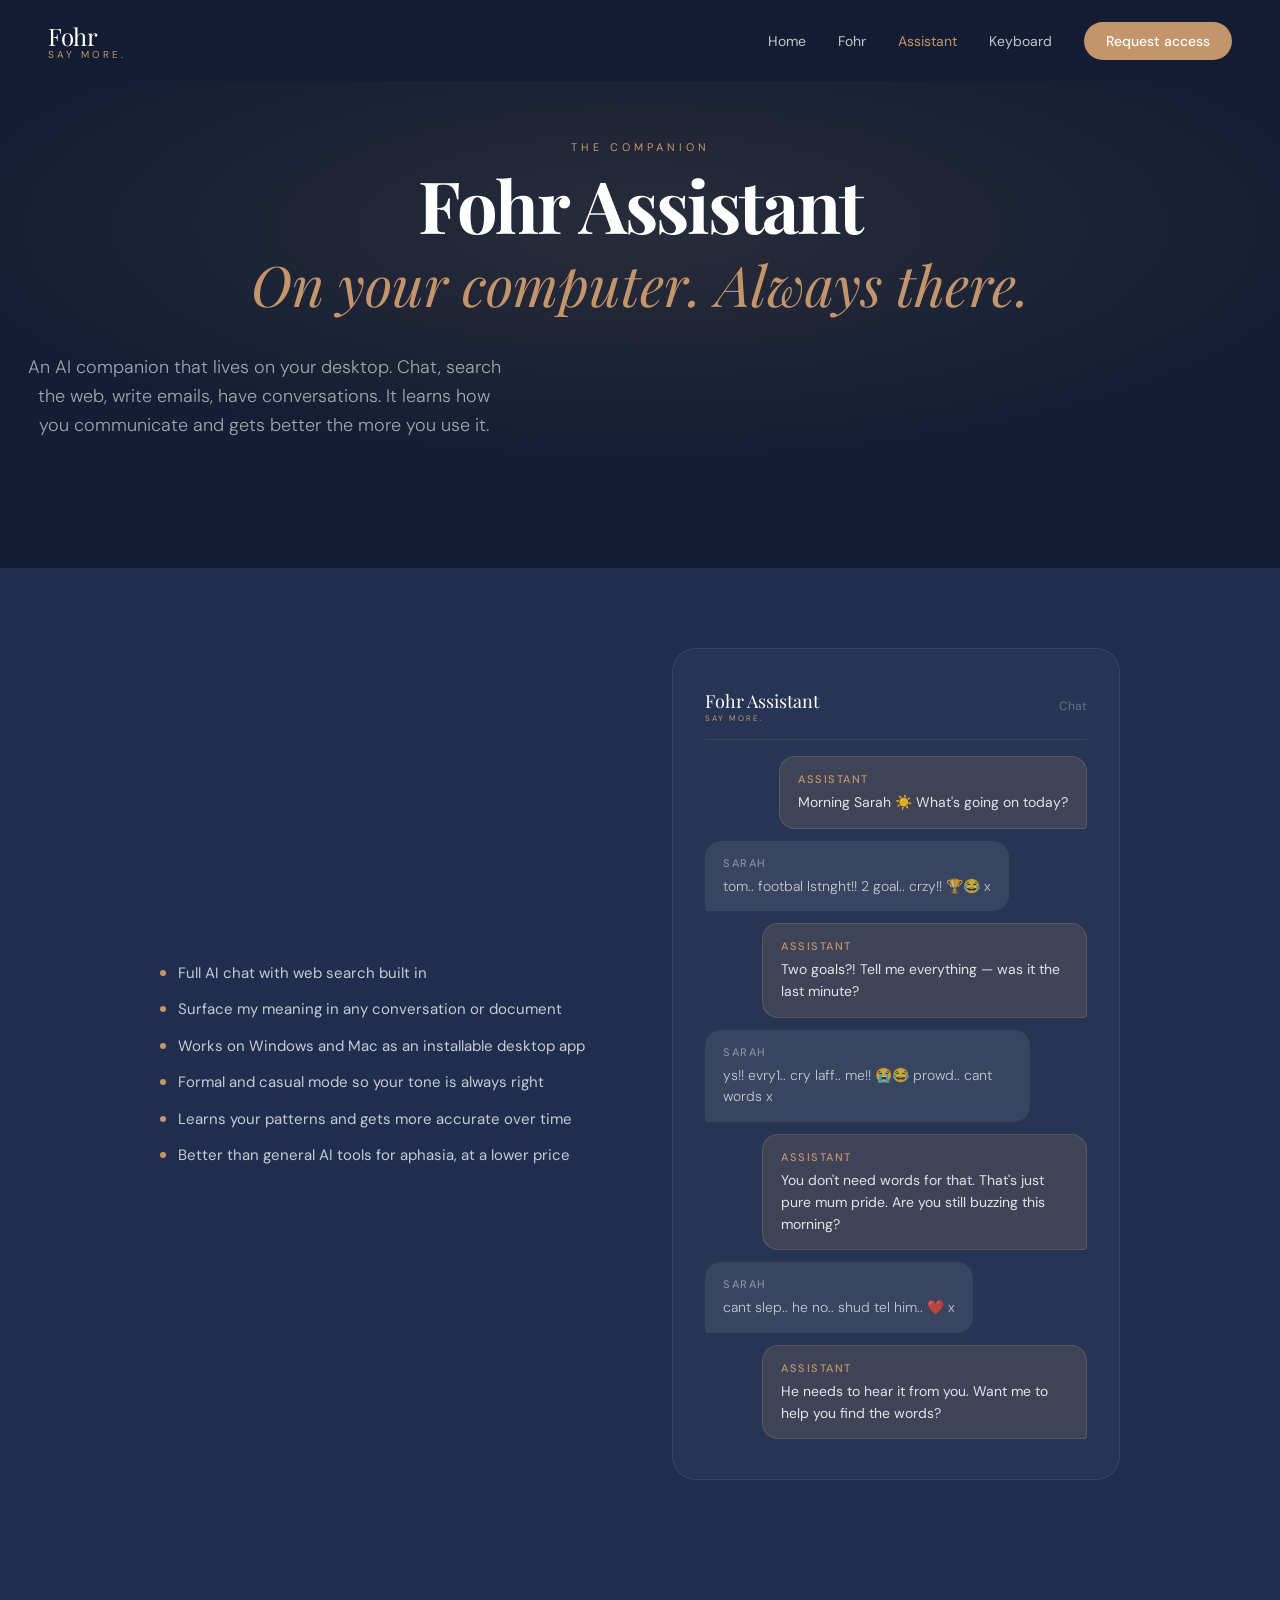
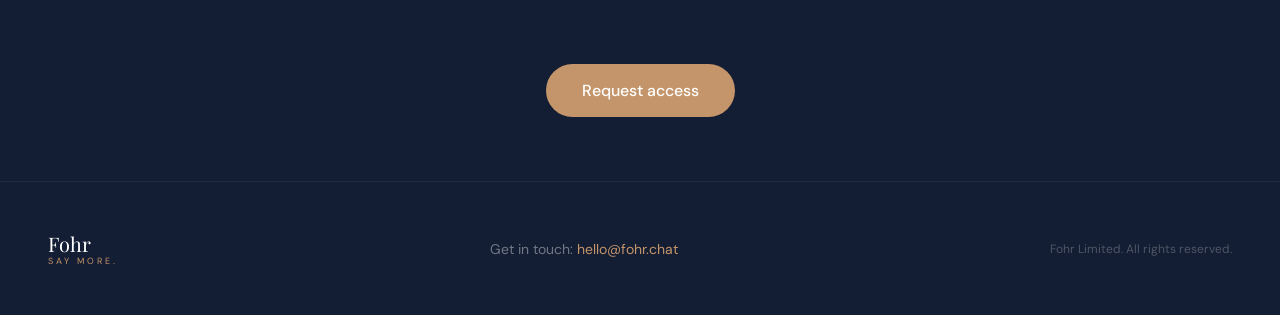
<file: assistant.html>
<!DOCTYPE html>
<html lang="en">
<head>
<meta charset="UTF-8">
<meta name="viewport" content="width=device-width, initial-scale=1.0">
<title>Fohr Assistant — On your computer. Always there.</title>
<link rel="preconnect" href="https://fonts.googleapis.com">
<link rel="preconnect" href="https://fonts.gstatic.com" crossorigin>
<link href="https://fonts.googleapis.com/css2?family=Playfair+Display:ital,wght@0,400;0,700;1,400&family=DM+Sans:wght@300;400;500&display=swap" rel="stylesheet">
<link rel="stylesheet" href="style.css?v=2">
</head>
<body>

<nav id="nav">
  <a href="index.html" class="nav-logo">Fohr <span>Say more.</span></a>
  <button class="nav-hamburger" onclick="toggleMobileNav()" aria-label="Menu">
    <span></span><span></span><span></span>
  </button>
  <ul class="nav-links">
    <li><a href="index.html">Home</a></li>
    <li><a href="fohr.html">Fohr</a></li>
    <li><a href="assistant.html" class="active">Assistant</a></li>
    <li><a href="keyboard.html">Keyboard</a></li>
    <li><a href="request-access.html" class="nav-cta">Request access</a></li>
  </ul>
</nav>

<section class="page-hero">
  <p class="section-label">The companion</p>
  <h1 class="hero-title" style="font-size: clamp(36px, 6vw, 72px);">Fohr Assistant</h1>
  <p class="hero-subtitle">On your computer. Always there.</p>
  <p class="hero-desc">An AI companion that lives on your desktop. Chat, search the web, write emails, have conversations. It learns how you communicate and gets better the more you use it.</p>
</section>

<section class="product-section">
  <div class="product-content reveal">
    <div>
      <ul class="feature-list">
        <li>Full AI chat with web search built in</li>
        <li>Surface my meaning in any conversation or document</li>
        <li>Works on Windows and Mac as an installable desktop app</li>
        <li>Formal and casual mode so your tone is always right</li>
        <li>Learns your patterns and gets more accurate over time</li>
        <li>Better than general AI tools for aphasia, at a lower price</li>
      </ul>
    </div>
    <div class="product-visual">
      <div class="mock-header">
        <div class="mock-logo">Fohr Assistant <small>Say more.</small></div>
        <span style="font-size:12px;color:rgba(255,255,255,0.3)">Chat</span>
      </div>
      <div class="chat-demo">
        <div class="chat-msg assistant">
          <div class="chat-sender">Assistant</div>
          Morning Sarah ☀️ What's going on today?
        </div>
        <div class="chat-msg user">
          <div class="chat-sender">Sarah</div>
          tom.. footbal lstnght!! 2 goal.. crzy!! 🏆😂 x
        </div>
        <div class="chat-msg assistant">
          <div class="chat-sender">Assistant</div>
          Two goals?! Tell me everything — was it the last minute?
        </div>
        <div class="chat-msg user">
          <div class="chat-sender">Sarah</div>
          ys!! evry1.. cry laff.. me!! 😭😂 prowd.. cant words x
        </div>
        <div class="chat-msg assistant">
          <div class="chat-sender">Assistant</div>
          You don't need words for that. That's just pure mum pride. Are you still buzzing this morning?
        </div>
        <div class="chat-msg user">
          <div class="chat-sender">Sarah</div>
          cant slep.. he no.. shud tel him.. ❤️ x
        </div>
        <div class="chat-msg assistant">
          <div class="chat-sender">Assistant</div>
          He needs to hear it from you. Want me to help you find the words?
        </div>
      </div>
    </div>
  </div>
</section>

<section style="background: var(--navy-deep); padding: 80px 24px; text-align: center;">
  <div class="reveal">
    <a href="request-access.html" class="btn-primary">Request access</a>
  </div>
</section>

<footer>
  <div class="footer-logo">Fohr <small>Say more.</small></div>
  <div class="footer-contact">Get in touch: <a href="mailto:hello@fohr.chat">hello@fohr.chat</a></div>
  <div class="footer-legal">Fohr Limited. All rights reserved.</div>
</footer>

<script>
  function toggleMobileNav() {
    document.querySelector('.nav-hamburger').classList.toggle('open');
    document.querySelector('.nav-links').classList.toggle('open');
  }
  document.querySelectorAll('.nav-links a').forEach(link => {
    link.addEventListener('click', () => {
      document.querySelector('.nav-hamburger').classList.remove('open');
      document.querySelector('.nav-links').classList.remove('open');
    });
  });
  const observer = new IntersectionObserver((entries) => {
    entries.forEach(entry => {
      if (entry.isIntersecting) entry.target.classList.add('visible');
    });
  }, { threshold: 0.1 });
  document.querySelectorAll('.reveal').forEach(el => observer.observe(el));
</script>
</body>
</html>
</file>
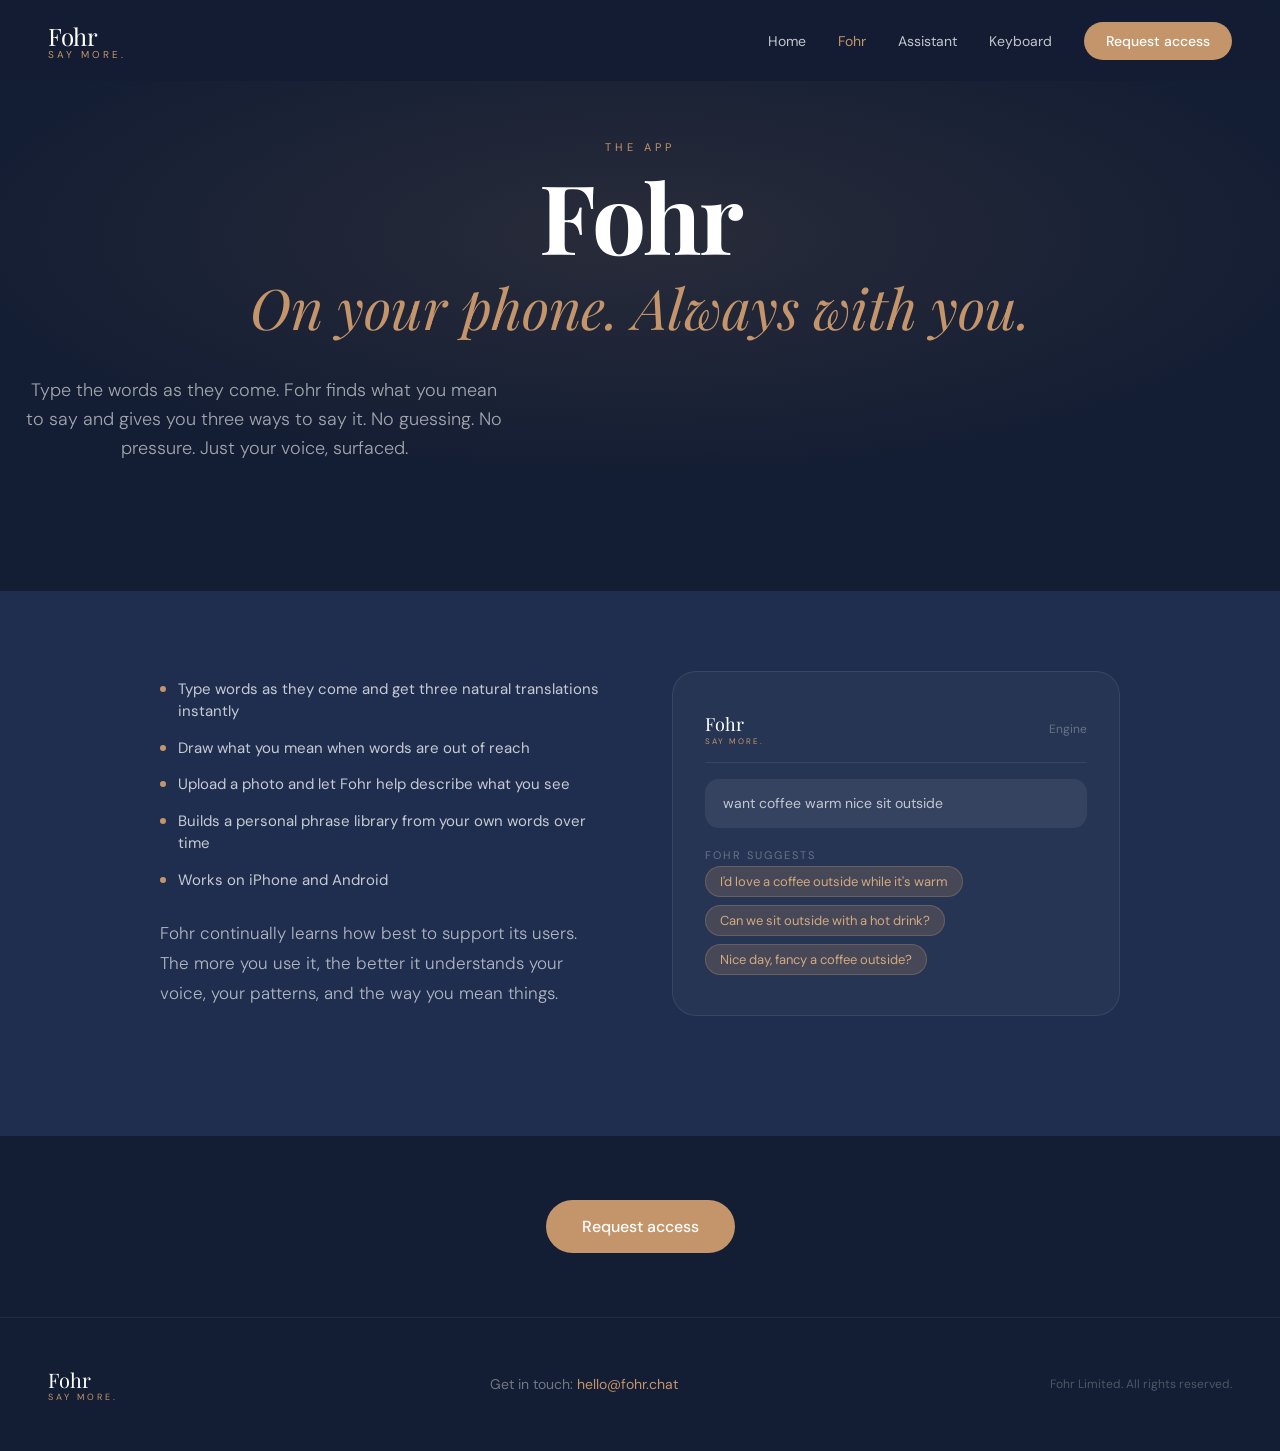
<file: fohr.html>
<!DOCTYPE html>
<html lang="en">
<head>
<meta charset="UTF-8">
<meta name="viewport" content="width=device-width, initial-scale=1.0">
<title>Fohr — On your phone. Always with you.</title>
<link rel="preconnect" href="https://fonts.googleapis.com">
<link rel="preconnect" href="https://fonts.gstatic.com" crossorigin>
<link href="https://fonts.googleapis.com/css2?family=Playfair+Display:ital,wght@0,400;0,700;1,400&family=DM+Sans:wght@300;400;500&display=swap" rel="stylesheet">
<link rel="stylesheet" href="style.css?v=2">
</head>
<body>

<nav id="nav">
  <a href="index.html" class="nav-logo">Fohr <span>Say more.</span></a>
  <button class="nav-hamburger" onclick="toggleMobileNav()" aria-label="Menu">
    <span></span><span></span><span></span>
  </button>
  <ul class="nav-links">
    <li><a href="index.html">Home</a></li>
    <li><a href="fohr.html" class="active">Fohr</a></li>
    <li><a href="assistant.html">Assistant</a></li>
    <li><a href="keyboard.html">Keyboard</a></li>
    <li><a href="request-access.html" class="nav-cta">Request access</a></li>
  </ul>
</nav>

<section class="page-hero">
  <p class="section-label">The app</p>
  <h1 class="hero-title" style="font-size: clamp(48px, 8vw, 96px);">Fohr</h1>
  <p class="hero-subtitle">On your phone. Always with you.</p>
  <p class="hero-desc">Type the words as they come. Fohr finds what you mean to say and gives you three ways to say it. No guessing. No pressure. Just your voice, surfaced.</p>
</section>

<section class="product-section">
  <div class="product-content reveal">
    <div>
      <ul class="feature-list">
        <li>Type words as they come and get three natural translations instantly</li>
        <li>Draw what you mean when words are out of reach</li>
        <li>Upload a photo and let Fohr help describe what you see</li>
        <li>Builds a personal phrase library from your own words over time</li>
        <li>Works on iPhone and Android</li>
      </ul>
      <p class="product-desc" style="margin-top: 28px; margin-bottom: 0;">Fohr continually learns how best to support its users. The more you use it, the better it understands your voice, your patterns, and the way you mean things.</p>
    </div>
    <div class="product-visual">
      <div class="mock-header">
        <div class="mock-logo">Fohr <small>Say more.</small></div>
        <span style="font-size:12px;color:rgba(255,255,255,0.3)">Engine</span>
      </div>
      <div class="mock-bubble">want coffee warm nice sit outside</div>
      <div style="margin-top:4px">
        <div class="mock-label">Fohr suggests</div>
        <div class="mock-chips">
          <span class="mock-chip">I'd love a coffee outside while it's warm</span>
        </div>
        <div class="mock-chips" style="margin-top:8px">
          <span class="mock-chip">Can we sit outside with a hot drink?</span>
        </div>
        <div class="mock-chips" style="margin-top:8px">
          <span class="mock-chip">Nice day, fancy a coffee outside?</span>
        </div>
      </div>
    </div>
  </div>
</section>

<section style="background: var(--navy-deep); padding: 80px 24px; text-align: center;">
  <div class="reveal">
    <a href="request-access.html" class="btn-primary">Request access</a>
  </div>
</section>

<footer>
  <div class="footer-logo">Fohr <small>Say more.</small></div>
  <div class="footer-contact">Get in touch: <a href="mailto:hello@fohr.chat">hello@fohr.chat</a></div>
  <div class="footer-legal">Fohr Limited. All rights reserved.</div>
</footer>

<script>
  function toggleMobileNav() {
    document.querySelector('.nav-hamburger').classList.toggle('open');
    document.querySelector('.nav-links').classList.toggle('open');
  }
  document.querySelectorAll('.nav-links a').forEach(link => {
    link.addEventListener('click', () => {
      document.querySelector('.nav-hamburger').classList.remove('open');
      document.querySelector('.nav-links').classList.remove('open');
    });
  });
  const observer = new IntersectionObserver((entries) => {
    entries.forEach(entry => {
      if (entry.isIntersecting) entry.target.classList.add('visible');
    });
  }, { threshold: 0.1 });
  document.querySelectorAll('.reveal').forEach(el => observer.observe(el));
</script>
</body>
</html>
</file>
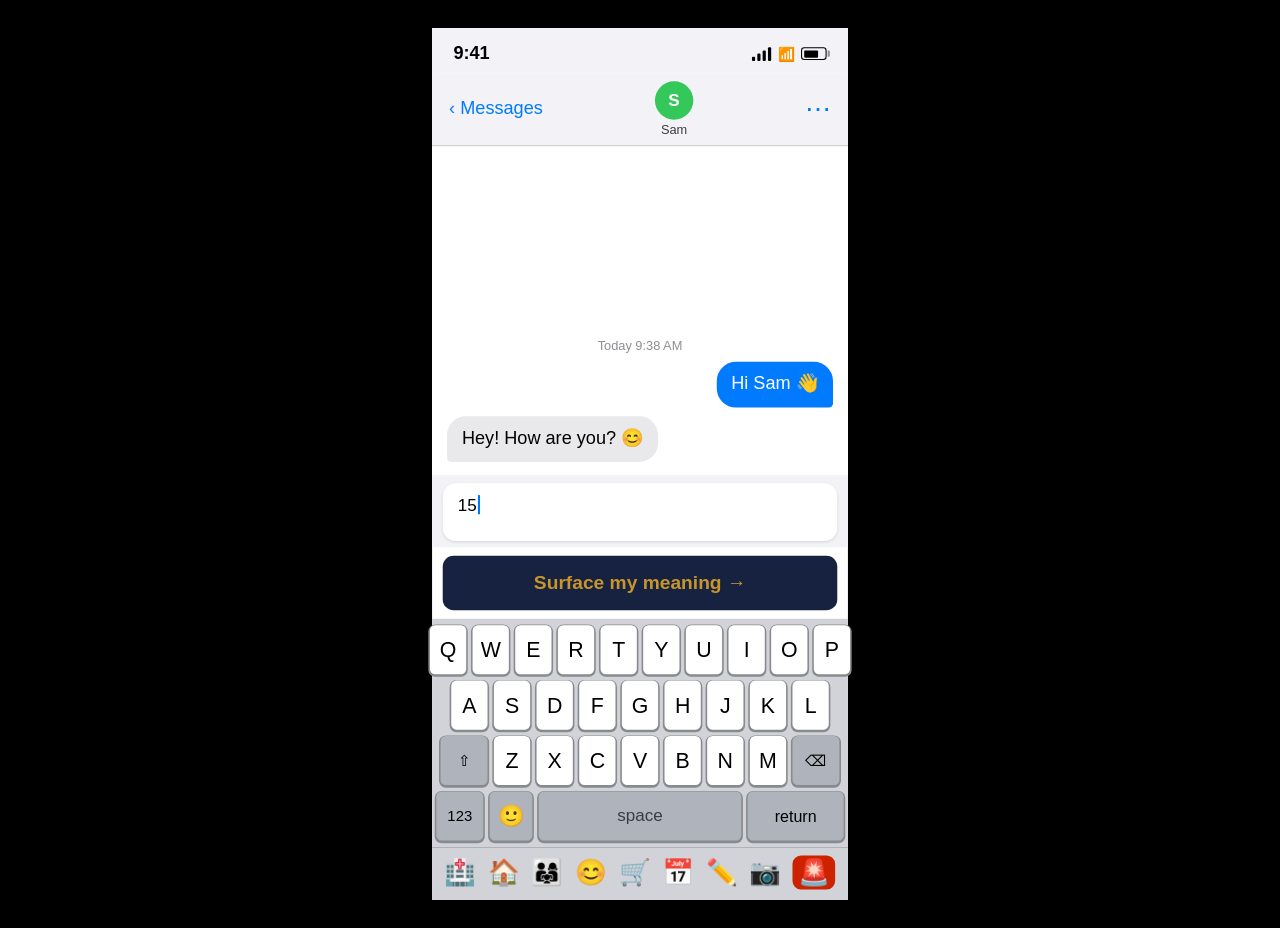
<file: fohr_reel.html>
<!DOCTYPE html>
<html lang="en">
<head>
<meta charset="UTF-8">
<title>Fohr Reel</title>
<style>
* { box-sizing: border-box; margin: 0; padding: 0; }
html, body {
  width: 100vw;
  height: 100vh;
  overflow: hidden;
  font-family: -apple-system, BlinkMacSystemFont, 'SF Pro Text', 'Helvetica Neue', sans-serif;
  background: #000;
  display: flex;
  align-items: center;
  justify-content: center;
}
#scaler {
  width: 390px;
  height: 844px;
  position: relative;
  transform-origin: top center;
  flex-shrink: 0;
}

/* ── Scenes ── */
.scene {
  position: absolute;
  inset: 0;
  display: flex;
  flex-direction: column;
  background: #fff;
  opacity: 0;
  transition: opacity 0.6s ease;
  pointer-events: none;
}
.scene.active { opacity: 1; pointer-events: all; }

/* ── End card ── */
.endcard {
  position: absolute;
  inset: 0;
  background: #162240;
  display: flex;
  flex-direction: column;
  align-items: center;
  justify-content: center;
  gap: 18px;
  opacity: 0;
  transition: opacity 0.8s ease;
}
.endcard.active { opacity: 1; }
.endcard-logo { color: #fff; font-size: 52px; font-weight: 800; letter-spacing: -2px; }
.endcard-sub { color: #C8952A; font-size: 20px; font-weight: 500; letter-spacing: 0.5px; }
.endcard-url { color: rgba(255,255,255,0.5); font-size: 16px; margin-top: 8px; }

/* ── Status bar ── */
.status-bar {
  background: #F2F2F7;
  padding: 14px 20px 8px;
  display: flex;
  justify-content: space-between;
  align-items: center;
  flex-shrink: 0;
}
.status-time { font-size: 17px; font-weight: 600; color: #000; }
.status-right { display: flex; align-items: center; gap: 6px; }
.signal { display: flex; align-items: flex-end; gap: 2px; }
.signal span { background: #000; border-radius: 1px; width: 3px; display: block; }
.wifi { font-size: 13px; }
.battery-wrap { display: flex; align-items: center; }
.battery { width: 24px; height: 12px; border: 1.5px solid #000; border-radius: 3px; padding: 1.5px; position: relative; }
.battery::after { content:''; position:absolute; right:-4px; top:50%; transform:translateY(-50%); width:2px; height:6px; background:#000; border-radius:0 1px 1px 0; opacity:0.4; }
.battery-fill { background: #000; height: 100%; width: 70%; border-radius: 1px; }

/* ── Nav ── */
.nav {
  background: #F2F2F7;
  border-bottom: 0.5px solid #C6C6C8;
  padding: 8px 16px;
  display: flex;
  align-items: center;
  justify-content: space-between;
  flex-shrink: 0;
}
.nav-back { color: #007AFF; font-size: 17px; }
.nav-center { display: flex; flex-direction: column; align-items: center; gap: 2px; }
.nav-avatar { width: 36px; height: 36px; background: #34C759; border-radius: 50%; display: flex; align-items: center; justify-content: center; color: #fff; font-size: 16px; font-weight: 700; }
.nav-name { font-size: 12px; color: #3C3C43; }
.nav-more { color: #007AFF; font-size: 24px; line-height: 1; }

/* ── Conversation ── */
.conversation {
  flex: 1;
  background: #fff;
  padding: 12px 14px;
  display: flex;
  flex-direction: column;
  justify-content: flex-end;
  gap: 8px;
  overflow: hidden;
}
.bubble-time { font-size: 12px; color: #8E8E93; text-align: center; }
.bubble { max-width: 75%; padding: 10px 14px; font-size: 17px; line-height: 1.35; }
.bubble-sent { background: #007AFF; color: #fff; border-radius: 18px 18px 4px 18px; align-self: flex-end; }
.bubble-received { background: #E9E9EB; color: #000; border-radius: 18px 18px 18px 4px; align-self: flex-start; }
.delivered { font-size: 12px; color: #8E8E93; text-align: right; }

/* ── iMessage bar ── */
.imessage-bar {
  background: #F2F2F7;
  border-top: 0.5px solid #C6C6C8;
  padding: 8px 12px;
  display: flex;
  align-items: center;
  gap: 8px;
  flex-shrink: 0;
}
.imessage-field {
  flex: 1;
  background: #fff;
  border: 1px solid #C6C6C8;
  border-radius: 20px;
  padding: 10px 14px;
  font-size: 15px;
  line-height: 1.35;
}
.imessage-field.placeholder { color: #8E8E93; }
.send-btn {
  width: 34px; height: 34px;
  background: #007AFF;
  border-radius: 50%;
  display: flex; align-items: center; justify-content: center;
  color: #fff; font-size: 20px; line-height: 1;
  flex-shrink: 0;
}

/* ── Fohr layer ── */
.fohr-input-area { background: #F2F2F7; padding: 8px 10px 6px; flex-shrink: 0; }
.fohr-field {
  background: #fff;
  border-radius: 12px;
  padding: 10px 14px;
  font-size: 16px;
  line-height: 1.4;
  color: #000;
  min-height: 54px;
  box-shadow: 0 1px 3px rgba(0,0,0,0.12);
}
.fohr-field .cursor {
  display: inline-block;
  width: 2px; height: 18px;
  background: #007AFF;
  margin-left: 1px;
  vertical-align: text-bottom;
  animation: blink 1s step-end infinite;
}
@keyframes blink { 0%,100%{opacity:1} 50%{opacity:0} }

.fohr-btn {
  margin: 8px 10px;
  background: #162240;
  border-radius: 10px;
  padding: 15px;
  text-align: center;
  color: #C8952A;
  font-size: 18px;
  font-weight: 600;
  flex-shrink: 0;
}
.fohr-btn.dim { opacity: 0.4; }

/* ── Options ── */
.options-area {
  flex: 1;
  background: #fff;
  padding: 8px 10px;
  display: flex;
  flex-direction: column;
  justify-content: center;
  gap: 7px;
  overflow: hidden;
}
.options-label { font-size: 10px; color: #8E8E93; text-align: center; letter-spacing: 0.8px; font-weight: 600; margin-bottom: 2px; }
.option-card {
  background: #fff;
  border: 1.5px solid #E5E5EA;
  border-radius: 12px;
  padding: 10px 12px;
  font-size: 14px;
  line-height: 1.35;
  color: #000;
  display: flex;
  gap: 8px;
  box-shadow: 0 1px 4px rgba(0,0,0,0.07);
  transition: border-color 0.4s, background 0.4s, box-shadow 0.4s;
}
.option-card.highlighted {
  border: 2.5px solid #C8952A;
  background: #FFFBF5;
  box-shadow: 0 0 0 3px rgba(200,149,42,0.15);
}
.option-num { font-weight: 700; font-size: 14px; flex-shrink: 0; }
.option-num.gold { color: #C8952A; }
.option-num.grey { color: #C6C6C8; }

/* ── Keyboard ── */
.keys-wrap { background: #D1D3D8; padding: 6px 3px 0; flex-shrink: 0; }
.key-row { display: flex; justify-content: center; gap: 6px; margin-bottom: 6px; }
.key { background: #fff; border-radius: 5px; height: 46px; min-width: 34px; display: flex; align-items: center; justify-content: center; font-size: 20px; font-weight: 400; color: #000; box-shadow: 0 1px 0 1.5px #898A8D; flex-shrink: 0; }
.key-fn { background: #AEB3BC; }
.key-fn-sm { font-size: 14px; }
.key-space { flex: 1; max-width: 190px; font-size: 16px; color: #3C3C43; }
.key-return { min-width: 90px; font-size: 15px; }
.key-wide { min-width: 44px; }

/* ── Emoji row ── */
.emoji-row { background: #D1D3D8; height: 46px; display: flex; align-items: center; justify-content: space-around; padding: 0 6px; border-top: 0.5px solid #B0B0B6; flex-shrink: 0; }
.emoji-icon { font-size: 24px; }
.emoji-alert { background: #CC2200; border-radius: 8px; padding: 2px 5px; }

/* ── Home ── */
.home-ind { background: #D1D3D8; height: 30px; display: flex; align-items: center; justify-content: center; flex-shrink: 0; }
.home-bar { width: 134px; height: 5px; background: #000; border-radius: 3px; opacity: 0.18; }

/* ── Sent bubble pop ── */
@keyframes bubblePop {
  0% { transform: scale(0.7); opacity: 0; }
  60% { transform: scale(1.04); }
  100% { transform: scale(1); opacity: 1; }
}
.bubble-pop { animation: bubblePop 0.4s ease forwards; }
</style>
</head>
<body>

<div id="scaler">
<!-- ══ SCENE 1 — Typing ══ -->
<div class="scene active" id="s1">
  <div class="status-bar">
    <span class="status-time">9:41</span>
    <div class="status-right">
      <div class="signal"><span style="height:4px"></span><span style="height:7px"></span><span style="height:10px"></span><span style="height:13px"></span></div>
      <span class="wifi">📶</span>
      <div class="battery-wrap"><div class="battery"><div class="battery-fill"></div></div></div>
    </div>
  </div>
  <div class="nav">
    <div class="nav-back">‹ Messages</div>
    <div class="nav-center"><div class="nav-avatar">S</div><div class="nav-name">Sam</div></div>
    <div class="nav-more">⋯</div>
  </div>
  <div class="conversation">
    <div class="bubble-time">Today 9:38 AM</div>
    <div class="bubble bubble-sent">Hi Sam 👋</div>
    <div class="bubble bubble-received">Hey! How are you? 😊</div>
  </div>
  <div class="fohr-input-area">
    <div class="fohr-field"><span id="typed"></span><span class="cursor"></span></div>
  </div>
  <div class="fohr-btn" id="smBtn">Surface my meaning →</div>
  <div class="keys-wrap">
    <div class="key-row"><div class="key">Q</div><div class="key">W</div><div class="key">E</div><div class="key">R</div><div class="key">T</div><div class="key">Y</div><div class="key">U</div><div class="key">I</div><div class="key">O</div><div class="key">P</div></div>
    <div class="key-row"><div style="width:17px"></div><div class="key">A</div><div class="key">S</div><div class="key">D</div><div class="key">F</div><div class="key">G</div><div class="key">H</div><div class="key">J</div><div class="key">K</div><div class="key">L</div><div style="width:17px"></div></div>
    <div class="key-row"><div class="key key-fn key-wide key-fn-sm">⇧</div><div class="key">Z</div><div class="key">X</div><div class="key">C</div><div class="key">V</div><div class="key">B</div><div class="key">N</div><div class="key">M</div><div class="key key-fn key-wide key-fn-sm">⌫</div></div>
    <div class="key-row"><div class="key key-fn key-wide key-fn-sm">123</div><div class="key key-fn" style="min-width:40px;">🙂</div><div class="key key-fn key-space">space</div><div class="key key-fn key-return">return</div></div>
  </div>
  <div class="emoji-row"><span class="emoji-icon">🏥</span><span class="emoji-icon">🏠</span><span class="emoji-icon">👨‍👩‍👧</span><span class="emoji-icon">😊</span><span class="emoji-icon">🛒</span><span class="emoji-icon">📅</span><span class="emoji-icon">✏️</span><span class="emoji-icon">📷</span><span class="emoji-icon emoji-alert">🚨</span></div>
  <div class="home-ind"><div class="home-bar"></div></div>
</div>

<!-- ══ SCENE 2 — Options ══ -->
<div class="scene" id="s2">
  <div class="status-bar">
    <span class="status-time">9:41</span>
    <div class="status-right">
      <div class="signal"><span style="height:4px"></span><span style="height:7px"></span><span style="height:10px"></span><span style="height:13px"></span></div>
      <span class="wifi">📶</span>
      <div class="battery-wrap"><div class="battery"><div class="battery-fill"></div></div></div>
    </div>
  </div>
  <div class="nav">
    <div class="nav-back">‹ Messages</div>
    <div class="nav-center"><div class="nav-avatar">S</div><div class="nav-name">Sam</div></div>
    <div class="nav-more">⋯</div>
  </div>
  <div class="options-area" style="flex:1; padding:8px 10px; display:flex; flex-direction:column; justify-content:flex-start; gap:7px; overflow:visible; z-index:10; position:relative; background:#fff;">
    <div class="options-label" style="margin-top:8px;">TAP THE ONE THAT'S RIGHT</div>
    <div class="option-card" id="opt1" style="opacity:0; transform:translateY(12px); transition: opacity 0.4s ease, transform 0.4s ease;">
      <span class="option-num gold">1</span>
      <span>Me and George are going to see Project Hail Mary on 15th March — Mother's Day — at 4pm. Will you buy the cinema tickets? 🤔❤️</span>
    </div>
    <div class="option-card" id="opt2" style="opacity:0; transform:translateY(12px); transition: opacity 0.4s ease, transform 0.4s ease;">
      <span class="option-num grey">2</span>
      <span>Me and George are going to see Project Hail Mary on Mother's Day — 15th March at 4pm. Could you get the cinema tickets sorted? 🤔❤️</span>
    </div>
    <div class="option-card" id="opt3" style="opacity:0; transform:translateY(12px); transition: opacity 0.4s ease, transform 0.4s ease;">
      <span class="option-num grey">3</span>
      <span>I'd love to take George to see Project Hail Mary for Mother's Day — 15th March, 4pm showing. Would you be able to book the tickets? 🤔❤️</span>
    </div>
  </div>
  <div class="keys-wrap" style="opacity:0.3; flex-shrink:0;">
    <div class="key-row"><div class="key">Q</div><div class="key">W</div><div class="key">E</div><div class="key">R</div><div class="key">T</div><div class="key">Y</div><div class="key">U</div><div class="key">I</div><div class="key">O</div><div class="key">P</div></div>
    <div class="key-row"><div style="width:17px"></div><div class="key">A</div><div class="key">S</div><div class="key">D</div><div class="key">F</div><div class="key">G</div><div class="key">H</div><div class="key">J</div><div class="key">K</div><div class="key">L</div><div style="width:17px"></div></div>
    <div class="key-row"><div class="key key-fn key-wide key-fn-sm">⇧</div><div class="key">Z</div><div class="key">X</div><div class="key">C</div><div class="key">V</div><div class="key">B</div><div class="key">N</div><div class="key">M</div><div class="key key-fn key-wide key-fn-sm">⌫</div></div>
    <div class="key-row"><div class="key key-fn key-wide key-fn-sm">123</div><div class="key key-fn" style="min-width:40px;">🙂</div><div class="key key-fn key-space">space</div><div class="key key-fn key-return">return</div></div>
  </div>
  <div class="emoji-row" style="opacity:0.3;"><span class="emoji-icon">🏥</span><span class="emoji-icon">🏠</span><span class="emoji-icon">👨‍👩‍👧</span><span class="emoji-icon">😊</span><span class="emoji-icon">🛒</span><span class="emoji-icon">📅</span><span class="emoji-icon">✏️</span><span class="emoji-icon">📷</span><span class="emoji-icon emoji-alert">🚨</span></div>
  <div class="home-ind"><div class="home-bar"></div></div>
</div>

<!-- ══ SCENE 3 — Ready to send ══ -->
<div class="scene" id="s3">
  <div class="status-bar">
    <span class="status-time">9:41</span>
    <div class="status-right">
      <div class="signal"><span style="height:4px"></span><span style="height:7px"></span><span style="height:10px"></span><span style="height:13px"></span></div>
      <span class="wifi">📶</span>
      <div class="battery-wrap"><div class="battery"><div class="battery-fill"></div></div></div>
    </div>
  </div>
  <div class="nav">
    <div class="nav-back">‹ Messages</div>
    <div class="nav-center"><div class="nav-avatar">S</div><div class="nav-name">Sam</div></div>
    <div class="nav-more">⋯</div>
  </div>
  <div class="conversation">
    <div class="bubble-time">Today 9:38 AM</div>
    <div class="bubble bubble-sent">Hi Sam 👋</div>
    <div class="bubble bubble-received">Hey! How are you? 😊</div>
  </div>
  <!-- Message field floats over keyboard -->
  <div style="background:#F2F2F7; border-top:0.5px solid #C6C6C8; padding:8px 12px; display:flex; align-items:flex-end; gap:8px; flex-shrink:0; z-index:10; position:relative;">
    <div style="flex:1; background:#fff; border:1px solid #C6C6C8; border-radius:18px; padding:10px 14px; font-size:15px; line-height:1.35; color:#000; max-height:160px; overflow:visible;">Me and George are going to see Project Hail Mary on 15th March — Mother's Day — at 4pm. Will you buy the cinema tickets? 🤔❤️</div>
    <div class="send-btn" style="flex-shrink:0; align-self:flex-end;">↑</div>
  </div>
  <div class="keys-wrap" style="opacity:0.45;">
    <div class="key-row"><div class="key">Q</div><div class="key">W</div><div class="key">E</div><div class="key">R</div><div class="key">T</div><div class="key">Y</div><div class="key">U</div><div class="key">I</div><div class="key">O</div><div class="key">P</div></div>
    <div class="key-row"><div style="width:17px"></div><div class="key">A</div><div class="key">S</div><div class="key">D</div><div class="key">F</div><div class="key">G</div><div class="key">H</div><div class="key">J</div><div class="key">K</div><div class="key">L</div><div style="width:17px"></div></div>
    <div class="key-row"><div class="key key-fn key-wide key-fn-sm">⇧</div><div class="key">Z</div><div class="key">X</div><div class="key">C</div><div class="key">V</div><div class="key">B</div><div class="key">N</div><div class="key">M</div><div class="key key-fn key-wide key-fn-sm">⌫</div></div>
    <div class="key-row"><div class="key key-fn key-wide key-fn-sm">123</div><div class="key key-fn" style="min-width:40px;">🙂</div><div class="key key-fn key-space">space</div><div class="key key-fn key-return">return</div></div>
  </div>
  <div class="emoji-row" style="opacity:0.45;"><span class="emoji-icon">🏥</span><span class="emoji-icon">🏠</span><span class="emoji-icon">👨‍👩‍👧</span><span class="emoji-icon">😊</span><span class="emoji-icon">🛒</span><span class="emoji-icon">📅</span><span class="emoji-icon">✏️</span><span class="emoji-icon">📷</span><span class="emoji-icon emoji-alert">🚨</span></div>
  <div class="home-ind"><div class="home-bar"></div></div>
</div>

<!-- ══ SCENE 4 — Sent ══ -->
<div class="scene" id="s4">
  <div class="status-bar">
    <span class="status-time">9:41</span>
    <div class="status-right">
      <div class="signal"><span style="height:4px"></span><span style="height:7px"></span><span style="height:10px"></span><span style="height:13px"></span></div>
      <span class="wifi">📶</span>
      <div class="battery-wrap"><div class="battery"><div class="battery-fill"></div></div></div>
    </div>
  </div>
  <div class="nav">
    <div class="nav-back">‹ Messages</div>
    <div class="nav-center"><div class="nav-avatar">S</div><div class="nav-name">Sam</div></div>
    <div class="nav-more">⋯</div>
  </div>
  <div class="conversation">
    <div class="bubble-time">Today 9:38 AM</div>
    <div class="bubble bubble-sent">Hi Sam 👋</div>
    <div class="bubble bubble-received">Hey! How are you? 😊</div>
    <div class="bubble bubble-sent bubble-pop" id="sentBubble" style="opacity:0;">Me and George are going to see Project Hail Mary on 15th March — Mother's Day — at 4pm. Will you buy the cinema tickets? 🤔❤️</div>
    <div class="delivered" id="deliveredTxt" style="opacity:0; transition: opacity 0.5s;">Delivered</div>
  </div>
  <div class="imessage-bar">
    <div class="imessage-field placeholder">iMessage</div>
  </div>
  <div class="keys-wrap">
    <div class="key-row"><div class="key">Q</div><div class="key">W</div><div class="key">E</div><div class="key">R</div><div class="key">T</div><div class="key">Y</div><div class="key">U</div><div class="key">I</div><div class="key">O</div><div class="key">P</div></div>
    <div class="key-row"><div style="width:17px"></div><div class="key">A</div><div class="key">S</div><div class="key">D</div><div class="key">F</div><div class="key">G</div><div class="key">H</div><div class="key">J</div><div class="key">K</div><div class="key">L</div><div style="width:17px"></div></div>
    <div class="key-row"><div class="key key-fn key-wide key-fn-sm">⇧</div><div class="key">Z</div><div class="key">X</div><div class="key">C</div><div class="key">V</div><div class="key">B</div><div class="key">N</div><div class="key">M</div><div class="key key-fn key-wide key-fn-sm">⌫</div></div>
    <div class="key-row"><div class="key key-fn key-wide key-fn-sm">123</div><div class="key key-fn" style="min-width:40px;">🙂</div><div class="key key-fn key-space">space</div><div class="key key-fn key-return">return</div></div>
  </div>
  <div class="emoji-row"><span class="emoji-icon">🏥</span><span class="emoji-icon">🏠</span><span class="emoji-icon">👨‍👩‍👧</span><span class="emoji-icon">😊</span><span class="emoji-icon">🛒</span><span class="emoji-icon">📅</span><span class="emoji-icon">✏️</span><span class="emoji-icon">📷</span><span class="emoji-icon emoji-alert">🚨</span></div>
  <div class="home-ind"><div class="home-bar"></div></div>
</div>

<!-- ══ END CARD ══ -->
<div class="endcard" id="endcard">
  <div class="endcard-logo">Fohr</div>
  <div class="endcard-sub">Coming to iOS &amp; Android</div>
  <div class="endcard-url">fohr.chat</div>
</div>

</div><!-- end scaler -->

<script>
function scaleContent() {
  const scaler = document.getElementById('scaler');
  const scaleX = window.innerWidth / 390;
  const scaleY = window.innerHeight / 844;
  const scale = Math.min(scaleX, scaleY);
  scaler.style.transform = `scale(${scale})`;
}
scaleContent();
window.addEventListener('resize', scaleContent);
</script>

<script>
const fullText = "15th March (mother day) 4pm. Project Hail Mary. Me and George . You buys cinama ticket? 🤔❤️";

function show(id) {
  document.querySelectorAll('.scene, .endcard').forEach(el => el.classList.remove('active'));
  document.getElementById(id).classList.add('active');
}

function typeText(text, el, speed, cb) {
  const chars = [...text];
  let i = 0;
  function next() {
    if (i < chars.length) {
      el.textContent += chars[i++];
      setTimeout(next, speed + Math.random() * speed * 0.6);
    } else if (cb) cb();
  }
  next();
}

function resetState() {
  // Clear typed text
  document.getElementById('typed').textContent = '';
  // Reset options
  ['opt1','opt2','opt3'].forEach(id => {
    const el = document.getElementById(id);
    el.style.opacity = '0';
    el.style.transform = 'translateY(12px)';
    el.classList.remove('highlighted');
  });
  // Reset sent bubble
  const bubble = document.getElementById('sentBubble');
  bubble.style.opacity = '0';
  bubble.style.animation = 'none';
  // Reset delivered
  document.getElementById('deliveredTxt').style.opacity = '0';
  // Reset button
  document.getElementById('smBtn').style.background = '#162240';
  // Show scene 1
  show('s1');
}

function runLoop() {
  resetState();

  // Scene 1: typing (speed 100ms per char — slower than original 60ms)
  setTimeout(() => {
    typeText(fullText, document.getElementById('typed'), 100, () => {
      // Typing done — flash the button
      setTimeout(() => {
        const btn = document.getElementById('smBtn');
        btn.style.transition = 'background 0.2s';
        btn.style.background = '#1e3160';
        setTimeout(() => { btn.style.background = '#162240'; }, 400);

        // Scene 2: options surface
        setTimeout(() => {
          show('s2');
          function showOpt(id, delay) {
            setTimeout(() => {
              const el = document.getElementById(id);
              el.style.opacity = '1';
              el.style.transform = 'translateY(0)';
            }, delay);
          }
          showOpt('opt1', 600);
          showOpt('opt2', 1400);
          showOpt('opt3', 2200);
          // Highlight option 1
          setTimeout(() => { document.getElementById('opt1').classList.add('highlighted'); }, 3500);

          // Scene 3: ready to send
          setTimeout(() => {
            show('s3');

            // Scene 4: sent
            setTimeout(() => {
              show('s4');
              setTimeout(() => {
                const bubble = document.getElementById('sentBubble');
                bubble.style.opacity = '1';
                bubble.style.animation = 'bubblePop 0.4s ease forwards';
                setTimeout(() => {
                  document.getElementById('deliveredTxt').style.opacity = '1';
                }, 800);
              }, 500);

              // End card
              setTimeout(() => {
                show('endcard');

                // Pause on end card, then loop
                setTimeout(() => {
                  runLoop();
                }, 5000);

              }, 6000);
            }, 5000);
          }, 9000);
        }, 2000);
      }, 1000);
    });
  }, 1000);
}

// Start
runLoop();
</script>
</body>
</html>
</file>
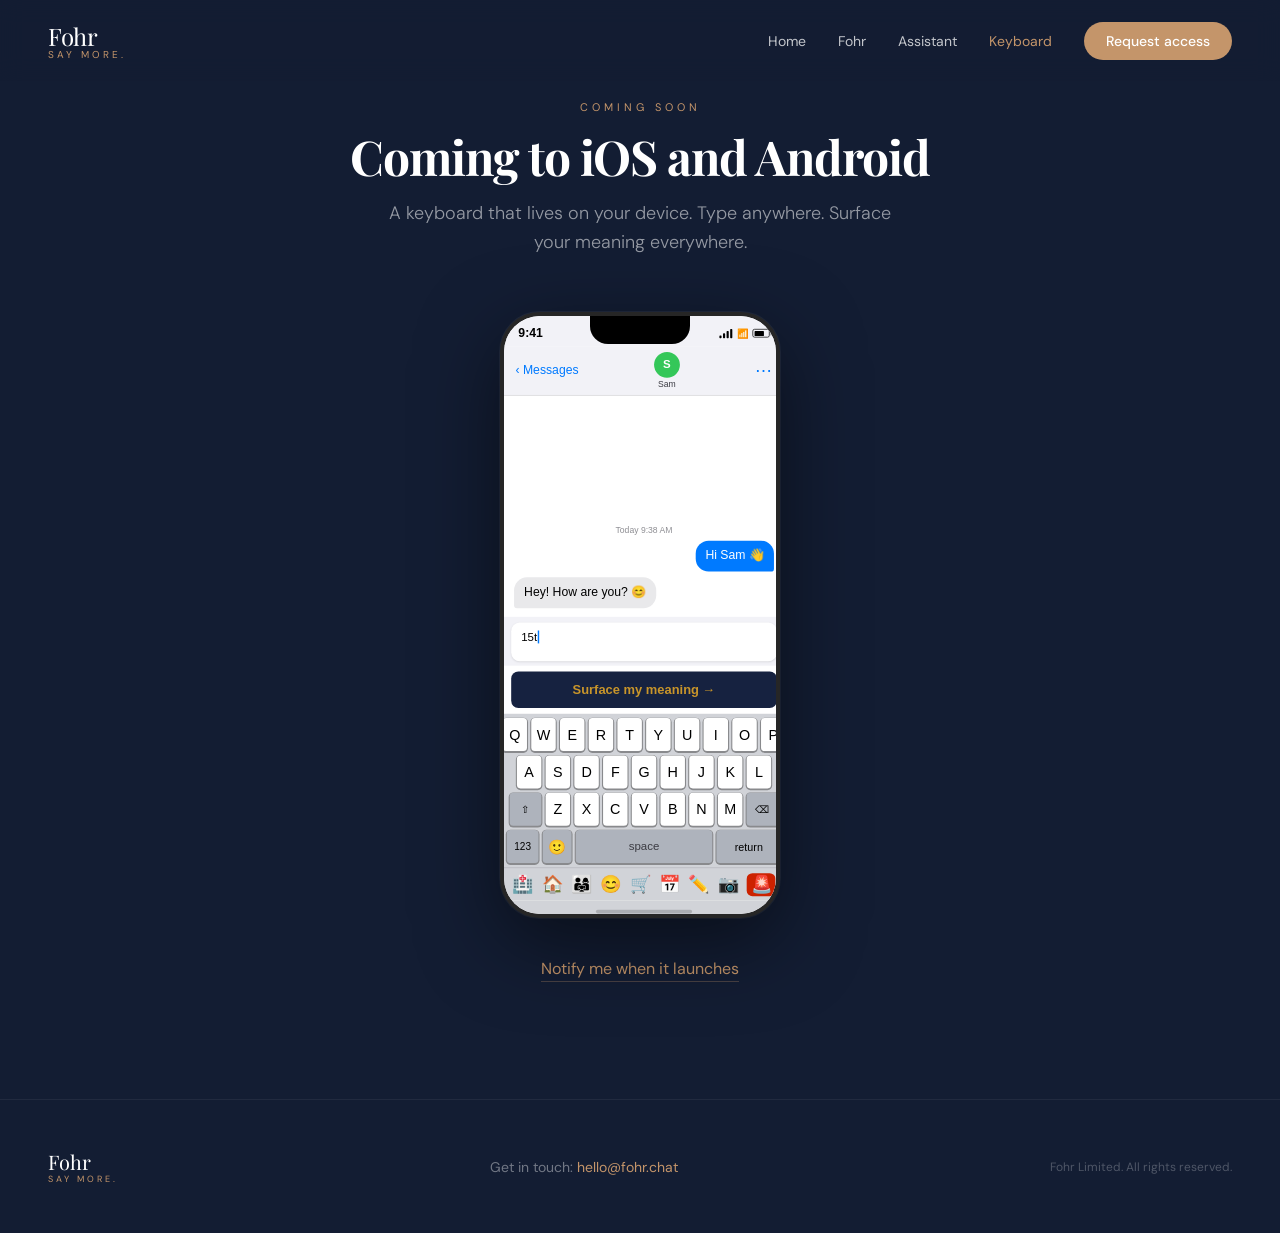
<file: keyboard.html>
<!DOCTYPE html>
<html lang="en">
<head>
<meta charset="UTF-8">
<meta name="viewport" content="width=device-width, initial-scale=1.0">
<title>Fohr Keyboard — Coming to iOS and Android</title>
<link rel="preconnect" href="https://fonts.googleapis.com">
<link rel="preconnect" href="https://fonts.gstatic.com" crossorigin>
<link href="https://fonts.googleapis.com/css2?family=Playfair+Display:ital,wght@0,400;0,700;1,400&family=DM+Sans:wght@300;400;500&display=swap" rel="stylesheet">
<link rel="stylesheet" href="style.css?v=2">
</head>
<body>

<nav id="nav">
  <a href="index.html" class="nav-logo">Fohr <span>Say more.</span></a>
  <button class="nav-hamburger" onclick="toggleMobileNav()" aria-label="Menu">
    <span></span><span></span><span></span>
  </button>
  <ul class="nav-links">
    <li><a href="index.html">Home</a></li>
    <li><a href="fohr.html">Fohr</a></li>
    <li><a href="assistant.html">Assistant</a></li>
    <li><a href="keyboard.html" class="active">Keyboard</a></li>
    <li><a href="request-access.html" class="nav-cta">Request access</a></li>
  </ul>
</nav>

<section class="coming-soon" style="min-height: 100vh; display: flex; align-items: center; padding-top: 100px;">
  <div class="coming-soon-inner reveal">
    <p class="section-label">Coming soon</p>
    <h2 class="coming-soon-title">Coming to iOS and Android</h2>
    <p class="coming-soon-sub">A keyboard that lives on your device. Type anywhere. Surface your meaning everywhere.</p>
    <div class="phone-frame">
      <iframe src="fohr_reel.html" scrolling="no" title="Fohr keyboard demo"></iframe>
    </div>
    <p class="coming-soon-notify"><a href="request-access.html">Notify me when it launches</a></p>
  </div>
</section>

<footer>
  <div class="footer-logo">Fohr <small>Say more.</small></div>
  <div class="footer-contact">Get in touch: <a href="mailto:hello@fohr.chat">hello@fohr.chat</a></div>
  <div class="footer-legal">Fohr Limited. All rights reserved.</div>
</footer>

<script>
  function toggleMobileNav() {
    document.querySelector('.nav-hamburger').classList.toggle('open');
    document.querySelector('.nav-links').classList.toggle('open');
  }
  document.querySelectorAll('.nav-links a').forEach(link => {
    link.addEventListener('click', () => {
      document.querySelector('.nav-hamburger').classList.remove('open');
      document.querySelector('.nav-links').classList.remove('open');
    });
  });
  const observer = new IntersectionObserver((entries) => {
    entries.forEach(entry => {
      if (entry.isIntersecting) entry.target.classList.add('visible');
    });
  }, { threshold: 0.1 });
  document.querySelectorAll('.reveal').forEach(el => observer.observe(el));
</script>
</body>
</html>
</file>
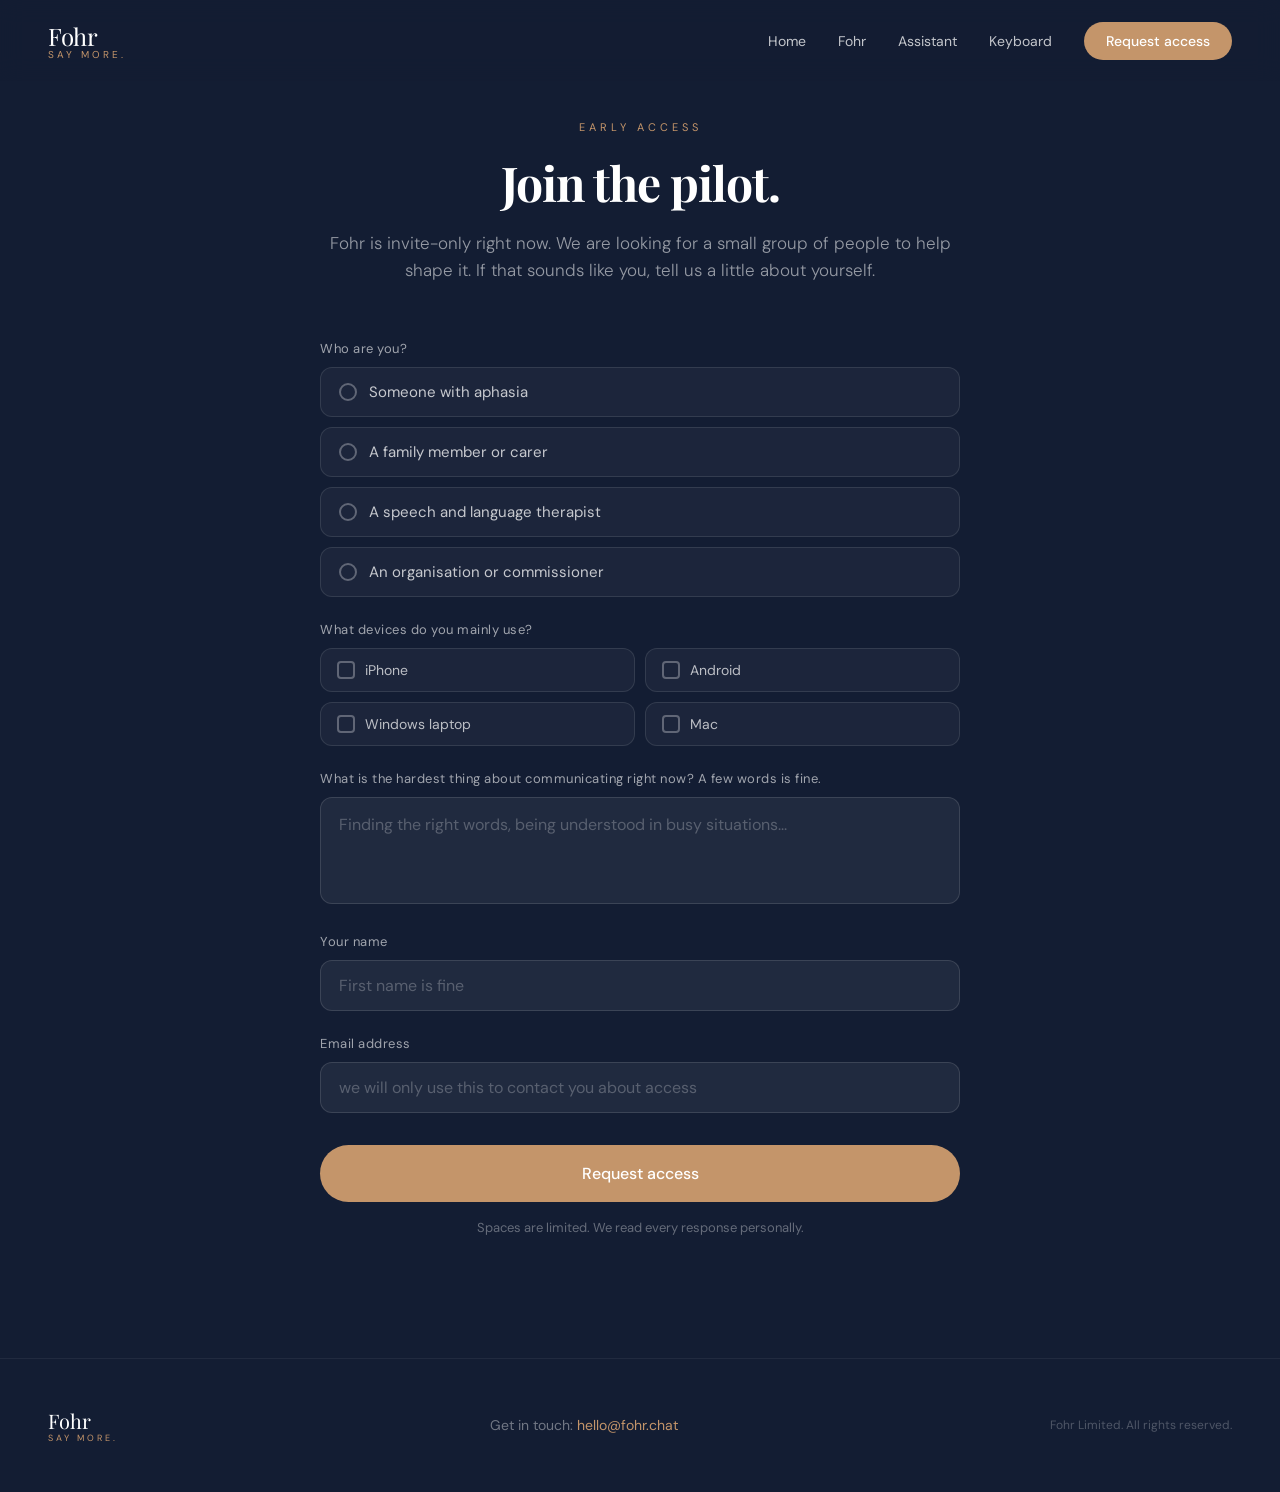
<file: request-access.html>
<!DOCTYPE html>
<html lang="en">
<head>
<meta charset="UTF-8">
<meta name="viewport" content="width=device-width, initial-scale=1.0">
<title>Request Access — Fohr</title>
<link rel="preconnect" href="https://fonts.googleapis.com">
<link rel="preconnect" href="https://fonts.gstatic.com" crossorigin>
<link href="https://fonts.googleapis.com/css2?family=Playfair+Display:ital,wght@0,400;0,700;1,400&family=DM+Sans:wght@300;400;500&display=swap" rel="stylesheet">
<link rel="stylesheet" href="style.css?v=2">
</head>
<body>

<nav id="nav">
  <a href="index.html" class="nav-logo">Fohr <span>Say more.</span></a>
  <button class="nav-hamburger" onclick="toggleMobileNav()" aria-label="Menu">
    <span></span><span></span><span></span>
  </button>
  <ul class="nav-links">
    <li><a href="index.html">Home</a></li>
    <li><a href="fohr.html">Fohr</a></li>
    <li><a href="assistant.html">Assistant</a></li>
    <li><a href="keyboard.html">Keyboard</a></li>
    <li><a href="request-access.html" class="nav-cta active">Request access</a></li>
  </ul>
</nav>

<section class="signup" style="min-height: 100vh; padding-top: 120px;">
  <div class="signup-inner">
    <div class="signup-header reveal">
      <p class="section-label">Early access</p>
      <h2 class="signup-title">Join the pilot.</h2>
      <p class="signup-desc">Fohr is invite-only right now. We are looking for a small group of people to help shape it. If that sounds like you, tell us a little about yourself.</p>
    </div>

    <div id="signup-form" class="reveal reveal-delay-1">
      <div class="form-group">
        <label class="form-label">Who are you?</label>
        <div class="radio-group">
          <label class="radio-option" onclick="selectRadio(this, 'who')">
            <input type="radio" name="who" value="aphasia">
            <div class="radio-dot"></div>
            <span class="radio-text">Someone with aphasia</span>
          </label>
          <label class="radio-option" onclick="selectRadio(this, 'who')">
            <input type="radio" name="who" value="family">
            <div class="radio-dot"></div>
            <span class="radio-text">A family member or carer</span>
          </label>
          <label class="radio-option" onclick="selectRadio(this, 'who')">
            <input type="radio" name="who" value="professional">
            <div class="radio-dot"></div>
            <span class="radio-text">A speech and language therapist</span>
          </label>
          <label class="radio-option" onclick="selectRadio(this, 'who')">
            <input type="radio" name="who" value="organisation">
            <div class="radio-dot"></div>
            <span class="radio-text">An organisation or commissioner</span>
          </label>
        </div>
      </div>

      <div class="form-group">
        <label class="form-label">What devices do you mainly use?</label>
        <div class="checkbox-group">
          <div class="checkbox-option" onclick="toggleCheckbox(this)">
            <input type="checkbox" value="iphone">
            <div class="checkbox-box"></div>
            <span class="checkbox-text">iPhone</span>
          </div>
          <div class="checkbox-option" onclick="toggleCheckbox(this)">
            <input type="checkbox" value="android">
            <div class="checkbox-box"></div>
            <span class="checkbox-text">Android</span>
          </div>
          <div class="checkbox-option" onclick="toggleCheckbox(this)">
            <input type="checkbox" value="windows">
            <div class="checkbox-box"></div>
            <span class="checkbox-text">Windows laptop</span>
          </div>
          <div class="checkbox-option" onclick="toggleCheckbox(this)">
            <input type="checkbox" value="mac">
            <div class="checkbox-box"></div>
            <span class="checkbox-text">Mac</span>
          </div>
        </div>
      </div>

      <div class="form-group">
        <label class="form-label">What is the hardest thing about communicating right now? A few words is fine.</label>
        <textarea class="form-textarea" rows="3" placeholder="Finding the right words, being understood in busy situations..."></textarea>
      </div>

      <div class="form-group">
        <label class="form-label">Your name</label>
        <input type="text" class="form-input" placeholder="First name is fine">
      </div>

      <div class="form-group">
        <label class="form-label">Email address</label>
        <input type="email" class="form-input" placeholder="we will only use this to contact you about access">
      </div>

      <button class="form-submit" onclick="submitForm()">Request access</button>
      <p class="form-note">Spaces are limited. We read every response personally.</p>
    </div>

    <div id="signup-success" class="form-success">
      <div class="form-success-icon">✓</div>
      <h3 class="form-success-title">Thank you.</h3>
      <p class="form-success-text">We have received your request. We will be in touch personally when your access is ready.</p>
    </div>
  </div>
</section>

<footer>
  <div class="footer-logo">Fohr <small>Say more.</small></div>
  <div class="footer-contact">Get in touch: <a href="mailto:hello@fohr.chat">hello@fohr.chat</a></div>
  <div class="footer-legal">Fohr Limited. All rights reserved.</div>
</footer>

<script>
  function selectRadio(el, name) {
    document.querySelectorAll(`input[name="${name}"]`).forEach(input => {
      input.closest('.radio-option').classList.remove('selected');
    });
    el.classList.add('selected');
  }
  function toggleCheckbox(el) {
    el.classList.toggle('selected');
    el.querySelector('input').checked = el.classList.contains('selected');
  }
  async function submitForm() {
    const email = document.querySelector('input[type="email"]').value;
    const name = document.querySelector('input[type="text"]').value;
    const challenge = document.querySelector('textarea').value;
    const who = document.querySelector('.radio-option.selected input') ? document.querySelector('.radio-option.selected input').value : '';
    const devices = [...document.querySelectorAll('.checkbox-option.selected input')].map(el => el.value).join(', ');
    if (!email || !email.includes('@')) {
      document.querySelector('input[type="email"]').style.borderColor = '#e05c5c';
      return;
    }
    const btn = document.querySelector('.form-submit');
    btn.textContent = 'Sending...';
    btn.disabled = true;
    try {
      const res = await fetch('https://formspree.io/f/xvzwzgbk', {
        method: 'POST',
        headers: {'Content-Type': 'application/json', 'Accept': 'application/json'},
        body: JSON.stringify({email, name, who, devices, challenge})
      });
      if (res.ok) {
        document.getElementById('signup-form').style.display = 'none';
        document.getElementById('signup-success').style.display = 'block';
      } else {
        btn.textContent = 'Request access';
        btn.disabled = false;
      }
    } catch(e) {
      btn.textContent = 'Request access';
      btn.disabled = false;
    }
  }
  function toggleMobileNav() {
    document.querySelector('.nav-hamburger').classList.toggle('open');
    document.querySelector('.nav-links').classList.toggle('open');
  }
  document.querySelectorAll('.nav-links a').forEach(link => {
    link.addEventListener('click', () => {
      document.querySelector('.nav-hamburger').classList.remove('open');
      document.querySelector('.nav-links').classList.remove('open');
    });
  });
  const observer = new IntersectionObserver((entries) => {
    entries.forEach(entry => {
      if (entry.isIntersecting) entry.target.classList.add('visible');
    });
  }, { threshold: 0.1 });
  document.querySelectorAll('.reveal').forEach(el => observer.observe(el));
</script>
</body>
</html>
</file>
<file: style.css>
*, *::before, *::after { box-sizing: border-box; margin: 0; padding: 0; }

:root {
  --navy: #1F2D4E;
  --navy-deep: #131d33;
  --cream: #F7F4EF;
  --warm: #E8E2D9;
  --copper: #C4956A;
  --copper-light: #d4a97e;
  --text: #2C2C2C;
  --muted: #6b6b6b;
  --white: #ffffff;
}

html { scroll-behavior: smooth; }

body {
  font-family: 'DM Sans', sans-serif;
  background: var(--cream);
  color: var(--text);
  overflow-x: hidden;
}

/* NAV */
nav {
  position: fixed;
  top: 0; left: 0; right: 0;
  z-index: 100;
  display: flex;
  align-items: center;
  justify-content: space-between;
  padding: 20px 48px;
  background: rgba(19, 29, 51, 0.95);
  backdrop-filter: blur(12px);
}
.nav-logo {
  font-family: 'Playfair Display', serif;
  font-size: 24px;
  color: var(--white);
  text-decoration: none;
  letter-spacing: -0.5px;
}
.nav-logo span {
  display: block;
  font-family: 'DM Sans', sans-serif;
  font-size: 10px;
  letter-spacing: 3px;
  text-transform: uppercase;
  color: var(--copper);
  margin-top: -4px;
}
.nav-links {
  display: flex;
  gap: 32px;
  list-style: none;
}
.nav-links a {
  color: rgba(255,255,255,0.75);
  text-decoration: none;
  font-size: 14px;
  font-weight: 400;
  transition: color 0.2s;
}
.nav-links a:hover { color: var(--copper); }
.nav-links a.active { color: var(--copper); }
.nav-cta {
  background: var(--copper);
  color: var(--white) !important;
  padding: 10px 22px;
  border-radius: 50px;
  font-weight: 500 !important;
  transition: background 0.2s !important;
}
.nav-cta:hover { background: var(--copper-light) !important; color: var(--white) !important; }

/* HERO */
.hero {
  min-height: 100vh;
  background: var(--navy-deep);
  display: flex;
  flex-direction: column;
  align-items: center;
  justify-content: center;
  text-align: center;
  padding: 120px 24px 80px;
  position: relative;
  overflow: hidden;
}
.hero::before {
  content: '';
  position: absolute;
  inset: 0;
  background: radial-gradient(ellipse 80% 60% at 50% 40%, rgba(196,149,106,0.12) 0%, transparent 70%);
  pointer-events: none;
}
.hero-eyebrow {
  font-size: 11px;
  letter-spacing: 4px;
  text-transform: uppercase;
  color: var(--copper);
  margin-bottom: 24px;
  opacity: 1;
  animation: fadeUp 0.8s 0.2s forwards;
}
.hero-title {
  font-family: 'Playfair Display', serif;
  font-size: clamp(56px, 10vw, 120px);
  color: var(--white);
  line-height: 0.95;
  letter-spacing: -2px;
  margin-bottom: 8px;
  opacity: 1;
  animation: fadeUp 0.8s 0.4s forwards;
}
.hero-subtitle {
  font-family: 'Playfair Display', serif;
  font-size: clamp(28px, 5vw, 56px);
  color: var(--copper);
  font-style: italic;
  margin-bottom: 32px;
  opacity: 1;
  animation: fadeUp 0.8s 0.6s forwards;
}
.hero-desc {
  font-size: 18px;
  color: rgba(255,255,255,0.6);
  max-width: 480px;
  line-height: 1.6;
  margin-bottom: 48px;
  font-weight: 300;
  opacity: 1;
  animation: fadeUp 0.8s 0.8s forwards;
}
.hero-actions {
  display: flex;
  gap: 16px;
  flex-wrap: wrap;
  justify-content: center;
  opacity: 1;
  animation: fadeUp 0.8s 1s forwards;
}
.btn-primary {
  background: var(--copper);
  color: var(--white);
  border: none;
  padding: 16px 36px;
  border-radius: 50px;
  font-size: 16px;
  font-weight: 500;
  cursor: pointer;
  text-decoration: none;
  transition: background 0.2s, transform 0.2s;
  font-family: 'DM Sans', sans-serif;
}
.btn-primary:hover { background: var(--copper-light); transform: translateY(-2px); }
.btn-ghost {
  background: transparent;
  color: rgba(255,255,255,0.7);
  border: 1px solid rgba(255,255,255,0.2);
  padding: 16px 36px;
  border-radius: 50px;
  font-size: 16px;
  font-weight: 400;
  cursor: pointer;
  text-decoration: none;
  transition: border-color 0.2s, color 0.2s;
  font-family: 'DM Sans', sans-serif;
}
.btn-ghost:hover { border-color: var(--copper); color: var(--copper); }
.hero-scroll {
  position: absolute;
  bottom: 32px;
  left: 50%;
  transform: translateX(-50%);
  color: rgba(255,255,255,0.3);
  font-size: 12px;
  letter-spacing: 2px;
  text-transform: uppercase;
  display: flex;
  flex-direction: column;
  align-items: center;
  gap: 8px;
  opacity: 1;
  animation: fadeUp 0.8s 1.4s forwards;
}
.scroll-line {
  width: 1px;
  height: 40px;
  background: linear-gradient(to bottom, var(--copper), transparent);
  animation: scrollPulse 2s infinite;
}

/* PAGE HERO (subpages) */
.page-hero {
  background: var(--navy-deep);
  padding: 140px 24px 80px;
  text-align: center;
  position: relative;
  overflow: hidden;
}
.page-hero::before {
  content: '';
  position: absolute;
  inset: 0;
  background: radial-gradient(ellipse 80% 60% at 50% 40%, rgba(196,149,106,0.12) 0%, transparent 70%);
  pointer-events: none;
}

/* STORY */
.story {
  background: var(--cream);
  padding: 120px 24px;
  position: relative;
}
.story-inner {
  max-width: 960px;
  margin: 0 auto;
  display: grid;
  grid-template-columns: 1fr 1fr;
  gap: 80px;
  align-items: center;
}
.story-label {
  font-size: 11px;
  letter-spacing: 4px;
  text-transform: uppercase;
  color: var(--copper);
  margin-bottom: 20px;
}
.story-title {
  font-family: 'Playfair Display', serif;
  font-size: clamp(36px, 4vw, 52px);
  color: var(--navy);
  line-height: 1.1;
  margin-bottom: 28px;
  letter-spacing: -1px;
}
.story-text {
  font-size: 17px;
  line-height: 1.75;
  color: #444;
  font-weight: 300;
  margin-bottom: 20px;
}
.story-text strong {
  color: var(--navy);
  font-weight: 500;
}
.story-card {
  background: var(--navy);
  border-radius: 24px;
  padding: 48px;
  position: relative;
  overflow: hidden;
}
.story-card::before {
  content: '\201C';
  position: absolute;
  top: -20px;
  left: 24px;
  font-family: 'Playfair Display', serif;
  font-size: 180px;
  color: rgba(196,149,106,0.15);
  line-height: 1;
  pointer-events: none;
}
.story-quote {
  font-family: 'Playfair Display', serif;
  font-size: 22px;
  color: var(--white);
  line-height: 1.5;
  font-style: italic;
  margin-bottom: 24px;
  position: relative;
  z-index: 1;
}
.story-attribution {
  font-size: 13px;
  color: var(--copper);
  letter-spacing: 1px;
  text-transform: uppercase;
}

/* SECTION LABELS */
.section-label {
  font-size: 11px;
  letter-spacing: 4px;
  text-transform: uppercase;
  color: var(--copper);
  margin-bottom: 16px;
}
.section-title {
  font-family: 'Playfair Display', serif;
  font-size: clamp(32px, 4vw, 48px);
  color: var(--white);
  line-height: 1.1;
  letter-spacing: -1px;
}

/* PRODUCT CONTENT */
.product-section {
  background: var(--navy);
  padding: 80px 24px 120px;
}
.product-content {
  max-width: 960px;
  margin: 0 auto;
  display: grid;
  grid-template-columns: 1fr 1fr;
  gap: 64px;
  align-items: center;
}
.product-name {
  font-family: 'Playfair Display', serif;
  font-size: 42px;
  color: var(--white);
  margin-bottom: 8px;
  letter-spacing: -1px;
}
.product-tagline {
  font-size: 14px;
  letter-spacing: 3px;
  text-transform: uppercase;
  color: var(--copper);
  margin-bottom: 28px;
}
.product-desc {
  font-size: 17px;
  line-height: 1.75;
  color: rgba(255,255,255,0.65);
  font-weight: 300;
  margin-bottom: 36px;
}
.feature-list {
  list-style: none;
  display: flex;
  flex-direction: column;
  gap: 14px;
}
.feature-list li {
  display: flex;
  align-items: flex-start;
  gap: 12px;
  font-size: 15px;
  color: rgba(255,255,255,0.75);
  line-height: 1.5;
}
.feature-list li::before {
  content: '';
  width: 6px;
  height: 6px;
  min-width: 6px;
  background: var(--copper);
  border-radius: 50%;
  margin-top: 8px;
}
.product-visual {
  background: rgba(255,255,255,0.04);
  border: 1px solid rgba(255,255,255,0.08);
  border-radius: 24px;
  padding: 40px 32px;
  display: flex;
  flex-direction: column;
  gap: 16px;
}
.mock-header {
  display: flex;
  align-items: center;
  justify-content: space-between;
  padding-bottom: 16px;
  border-bottom: 1px solid rgba(255,255,255,0.08);
}
.mock-logo {
  font-family: 'Playfair Display', serif;
  color: var(--white);
  font-size: 18px;
}
.mock-logo small {
  display: block;
  font-family: 'DM Sans', sans-serif;
  font-size: 8px;
  letter-spacing: 2px;
  text-transform: uppercase;
  color: var(--copper);
}
.mock-bubble {
  background: rgba(255,255,255,0.07);
  border-radius: 14px;
  padding: 14px 18px;
  font-size: 14px;
  color: rgba(255,255,255,0.7);
  line-height: 1.5;
}
.mock-label {
  font-size: 11px;
  letter-spacing: 2px;
  text-transform: uppercase;
  color: rgba(255,255,255,0.3);
  margin-bottom: 4px;
}
.mock-chips {
  display: flex;
  gap: 8px;
  flex-wrap: wrap;
}
.mock-chip {
  background: rgba(196,149,106,0.2);
  border: 1px solid rgba(196,149,106,0.3);
  color: var(--copper-light);
  padding: 6px 14px;
  border-radius: 50px;
  font-size: 13px;
  cursor: pointer;
  transition: background 0.2s;
}
.mock-chip:hover { background: rgba(196,149,106,0.35); }

/* CHAT DEMO */
.chat-demo {
  display: flex;
  flex-direction: column;
  gap: 12px;
}
.chat-msg {
  max-width: 85%;
  padding: 14px 18px;
  border-radius: 16px;
  font-size: 14px;
  line-height: 1.55;
}
.chat-msg.assistant {
  align-self: flex-end;
  background: rgba(196,149,106,0.15);
  border: 1px solid rgba(196,149,106,0.25);
  color: rgba(255,255,255,0.85);
  border-bottom-right-radius: 4px;
}
.chat-msg.user {
  align-self: flex-start;
  background: rgba(255,255,255,0.08);
  color: rgba(255,255,255,0.7);
  border-bottom-left-radius: 4px;
  font-weight: 300;
}
.chat-sender {
  font-size: 11px;
  letter-spacing: 1.5px;
  text-transform: uppercase;
  margin-bottom: 4px;
  font-weight: 500;
}
.chat-msg.assistant .chat-sender { color: var(--copper); }
.chat-msg.user .chat-sender { color: rgba(255,255,255,0.4); }

/* COMING SOON */
.coming-soon {
  background: var(--navy-deep);
  padding: 120px 24px;
  text-align: center;
}
.coming-soon-inner {
  max-width: 800px;
  margin: 0 auto;
}
.coming-soon-title {
  font-family: 'Playfair Display', serif;
  font-size: clamp(32px, 4vw, 48px);
  color: var(--white);
  line-height: 1.1;
  letter-spacing: -1px;
  margin-bottom: 16px;
}
.coming-soon-sub {
  font-size: 18px;
  color: rgba(255,255,255,0.55);
  line-height: 1.6;
  font-weight: 300;
  max-width: 520px;
  margin: 0 auto 56px;
}
.phone-frame {
  width: 280px;
  height: 606px;
  margin: 0 auto 40px;
  border-radius: 40px;
  border: 4px solid rgba(255,255,255,0.15);
  background: #000;
  overflow: hidden;
  position: relative;
  box-shadow: 0 24px 80px rgba(0,0,0,0.5), 0 0 0 1px rgba(255,255,255,0.06);
}
.phone-frame::before {
  content: '';
  position: absolute;
  top: 0;
  left: 50%;
  transform: translateX(-50%);
  width: 100px;
  height: 28px;
  background: #000;
  border-radius: 0 0 18px 18px;
  z-index: 2;
}
.phone-frame iframe {
  width: 390px;
  height: 844px;
  border: none;
  transform: scale(0.718);
  transform-origin: top left;
}
.coming-soon-notify {
  font-size: 16px;
}
.coming-soon-notify a {
  color: var(--copper);
  text-decoration: none;
  border-bottom: 1px solid rgba(196,149,106,0.3);
  padding-bottom: 2px;
  transition: border-color 0.2s;
}
.coming-soon-notify a:hover {
  border-color: var(--copper);
}

/* BUNDLE */
.bundle {
  background: var(--cream);
  padding: 120px 24px;
}
.bundle-inner {
  max-width: 720px;
  margin: 0 auto;
  text-align: center;
}
.bundle-card {
  background: var(--navy);
  border-radius: 32px;
  padding: 64px 56px;
  position: relative;
  overflow: hidden;
  margin-top: 48px;
}
.bundle-card::before {
  content: '';
  position: absolute;
  inset: 0;
  background: radial-gradient(ellipse 80% 60% at 50% 0%, rgba(196,149,106,0.18) 0%, transparent 65%);
  pointer-events: none;
}
.bundle-badge {
  display: inline-block;
  background: var(--copper);
  color: var(--white);
  font-size: 11px;
  letter-spacing: 3px;
  text-transform: uppercase;
  padding: 8px 20px;
  border-radius: 50px;
  margin-bottom: 28px;
  position: relative;
  z-index: 1;
}
.bundle-title {
  font-family: 'Playfair Display', serif;
  font-size: 48px;
  color: var(--white);
  margin-bottom: 16px;
  position: relative;
  z-index: 1;
  letter-spacing: -1px;
}
.bundle-desc {
  font-size: 18px;
  color: rgba(255,255,255,0.6);
  line-height: 1.6;
  font-weight: 300;
  margin-bottom: 40px;
  position: relative;
  z-index: 1;
}
.bundle-items {
  display: flex;
  gap: 16px;
  justify-content: center;
  flex-wrap: wrap;
  position: relative;
  z-index: 1;
}
.bundle-item {
  background: rgba(255,255,255,0.07);
  border: 1px solid rgba(255,255,255,0.1);
  border-radius: 16px;
  padding: 20px 28px;
  text-align: center;
}
.bundle-item-name {
  font-family: 'Playfair Display', serif;
  font-size: 20px;
  color: var(--white);
  margin-bottom: 6px;
}
.bundle-item-desc {
  font-size: 13px;
  color: rgba(255,255,255,0.45);
}
.bundle-plus {
  display: flex;
  align-items: center;
  color: var(--copper);
  font-size: 28px;
  font-weight: 300;
}

/* SIGN UP */
.signup {
  background: var(--navy-deep);
  padding: 120px 24px;
}
.signup-inner {
  max-width: 640px;
  margin: 0 auto;
}
.signup-header {
  text-align: center;
  margin-bottom: 56px;
}
.signup-title {
  font-family: 'Playfair Display', serif;
  font-size: clamp(32px, 4vw, 48px);
  color: var(--white);
  margin-bottom: 16px;
  letter-spacing: -1px;
}
.signup-desc {
  font-size: 17px;
  color: rgba(255,255,255,0.55);
  line-height: 1.6;
  font-weight: 300;
}
.form-group {
  margin-bottom: 24px;
}
.form-label {
  display: block;
  font-size: 13px;
  color: rgba(255,255,255,0.6);
  margin-bottom: 10px;
  letter-spacing: 0.5px;
}
.form-input, .form-select, .form-textarea {
  width: 100%;
  background: rgba(255,255,255,0.06);
  border: 1px solid rgba(255,255,255,0.12);
  border-radius: 12px;
  padding: 14px 18px;
  font-size: 16px;
  color: var(--white);
  font-family: 'DM Sans', sans-serif;
  transition: border-color 0.2s;
  outline: none;
  appearance: none;
}
.form-input::placeholder, .form-textarea::placeholder {
  color: rgba(255,255,255,0.25);
}
.form-input:focus, .form-select:focus, .form-textarea:focus {
  border-color: var(--copper);
}
.form-select option { background: var(--navy); color: var(--white); }
.form-textarea { resize: none; line-height: 1.6; }
.radio-group {
  display: flex;
  flex-direction: column;
  gap: 10px;
}
.radio-option {
  display: flex;
  align-items: center;
  gap: 12px;
  background: rgba(255,255,255,0.04);
  border: 1px solid rgba(255,255,255,0.1);
  border-radius: 12px;
  padding: 14px 18px;
  cursor: pointer;
  transition: border-color 0.2s, background 0.2s;
}
.radio-option:hover {
  border-color: rgba(196,149,106,0.4);
  background: rgba(196,149,106,0.06);
}
.radio-option input[type="radio"] { display: none; }
.radio-option.selected {
  border-color: var(--copper);
  background: rgba(196,149,106,0.1);
}
.radio-dot {
  width: 18px;
  height: 18px;
  min-width: 18px;
  border-radius: 50%;
  border: 2px solid rgba(255,255,255,0.3);
  display: flex;
  align-items: center;
  justify-content: center;
  transition: border-color 0.2s;
}
.radio-option.selected .radio-dot {
  border-color: var(--copper);
  background: var(--copper);
}
.radio-option.selected .radio-dot::after {
  content: '';
  width: 6px;
  height: 6px;
  background: white;
  border-radius: 50%;
}
.radio-text {
  font-size: 15px;
  color: rgba(255,255,255,0.75);
}
.checkbox-group {
  display: grid;
  grid-template-columns: 1fr 1fr;
  gap: 10px;
}
.checkbox-option {
  display: flex;
  align-items: center;
  gap: 10px;
  background: rgba(255,255,255,0.04);
  border: 1px solid rgba(255,255,255,0.1);
  border-radius: 12px;
  padding: 12px 16px;
  cursor: pointer;
  transition: border-color 0.2s, background 0.2s;
}
.checkbox-option:hover { border-color: rgba(196,149,106,0.4); background: rgba(196,149,106,0.06); }
.checkbox-option.selected { border-color: var(--copper); background: rgba(196,149,106,0.1); }
.checkbox-option input { display: none; }
.checkbox-box {
  width: 18px; height: 18px; min-width: 18px;
  border: 2px solid rgba(255,255,255,0.3);
  border-radius: 4px;
  display: flex;
  align-items: center;
  justify-content: center;
  transition: all 0.2s;
}
.checkbox-option.selected .checkbox-box {
  border-color: var(--copper);
  background: var(--copper);
}
.checkbox-option.selected .checkbox-box::after {
  content: '\2713';
  color: white;
  font-size: 11px;
  font-weight: 700;
}
.checkbox-text { font-size: 14px; color: rgba(255,255,255,0.7); }
.form-submit {
  width: 100%;
  background: var(--copper);
  color: var(--white);
  border: none;
  padding: 18px;
  border-radius: 50px;
  font-size: 16px;
  font-weight: 500;
  cursor: pointer;
  font-family: 'DM Sans', sans-serif;
  transition: background 0.2s, transform 0.2s;
  margin-top: 8px;
}
.form-submit:hover { background: var(--copper-light); transform: translateY(-2px); }
.form-note {
  text-align: center;
  font-size: 13px;
  color: rgba(255,255,255,0.35);
  margin-top: 16px;
  line-height: 1.5;
}
.form-success {
  display: none;
  text-align: center;
  padding: 48px 32px;
}
.form-success-icon {
  width: 64px;
  height: 64px;
  background: rgba(196,149,106,0.2);
  border-radius: 50%;
  display: flex;
  align-items: center;
  justify-content: center;
  margin: 0 auto 24px;
  font-size: 28px;
}
.form-success-title {
  font-family: 'Playfair Display', serif;
  font-size: 28px;
  color: var(--white);
  margin-bottom: 12px;
}
.form-success-text {
  font-size: 16px;
  color: rgba(255,255,255,0.55);
  line-height: 1.6;
}

/* CAROLINE HERO */
.caroline-hero {
  background: var(--navy-deep);
  padding: 140px 24px 120px;
  position: relative;
  overflow: hidden;
}
.caroline-hero::before {
  content: '';
  position: absolute;
  inset: 0;
  background: radial-gradient(ellipse 80% 60% at 50% 30%, rgba(196,149,106,0.08) 0%, transparent 70%);
  pointer-events: none;
}
.caroline-hero-inner {
  max-width: 960px;
  margin: 0 auto;
  display: flex;
  flex-direction: column;
  gap: 80px;
}
.caroline-media {
  display: grid;
  grid-template-columns: 1fr 1fr;
  gap: 40px;
  align-items: end;
}
.caroline-media-item video,
.caroline-media-item img {
  width: 100%;
  border-radius: 20px;
  display: block;
}
.caroline-media-item video {
  aspect-ratio: 9/16;
  object-fit: cover;
}
.caroline-media-item img {
  object-fit: cover;
}
.caroline-caption {
  font-size: 14px;
  color: rgba(255,255,255,0.45);
  font-weight: 300;
  margin-top: 14px;
  line-height: 1.5;
  font-style: italic;
}
.caroline-words {
  display: flex;
  flex-direction: column;
}
.caroline-pair {
  display: grid;
  grid-template-columns: 1fr 1fr;
  gap: 24px;
}
.caroline-box {
  border-radius: 24px;
  padding: 36px 32px;
  position: relative;
  overflow: hidden;
}
.caroline-box-raw {
  background: rgba(255,255,255,0.05);
  border: 1px solid rgba(255,255,255,0.1);
}
.caroline-box-translated {
  background: var(--navy);
  border: 1px solid rgba(196,149,106,0.25);
}
.caroline-box-label {
  font-size: 11px;
  letter-spacing: 4px;
  text-transform: uppercase;
  margin-bottom: 18px;
}
.caroline-box-raw .caroline-box-label {
  color: rgba(255,255,255,0.4);
}
.caroline-box-translated .caroline-box-label {
  color: var(--copper);
}
.caroline-box-text {
  font-size: 17px;
  line-height: 1.75;
  font-weight: 300;
}
.caroline-box-raw .caroline-box-text {
  color: rgba(255,255,255,0.6);
}
.caroline-box-translated .caroline-box-text {
  color: rgba(255,255,255,0.85);
}
.caroline-closing {
  text-align: center;
  max-width: 700px;
  margin: 0 auto;
}
.caroline-closing-text {
  font-family: 'Playfair Display', serif;
  font-size: clamp(22px, 3vw, 30px);
  color: var(--white);
  line-height: 1.6;
  font-style: italic;
}

/* FOOTER */
footer {
  background: var(--navy-deep);
  border-top: 1px solid rgba(255,255,255,0.06);
  padding: 48px;
  display: flex;
  align-items: center;
  justify-content: space-between;
  flex-wrap: wrap;
  gap: 24px;
}
.footer-logo {
  font-family: 'Playfair Display', serif;
  font-size: 20px;
  color: var(--white);
}
.footer-logo small {
  display: block;
  font-family: 'DM Sans', sans-serif;
  font-size: 9px;
  letter-spacing: 3px;
  text-transform: uppercase;
  color: var(--copper);
  margin-top: -2px;
}
.footer-contact {
  font-size: 14px;
  color: rgba(255,255,255,0.4);
}
.footer-contact a {
  color: var(--copper);
  text-decoration: none;
  transition: color 0.2s;
}
.footer-contact a:hover { color: var(--copper-light); }
.footer-legal {
  font-size: 12px;
  color: rgba(255,255,255,0.25);
}

/* ANIMATIONS */
@keyframes fadeUp {
  from { opacity: 1; transform: translateY(24px); }
  to { opacity: 1; transform: translateY(0); }
}
@keyframes scrollPulse {
  0%, 100% { opacity: 0.3; }
  50% { opacity: 1; }
}

/* INTERSECTION OBSERVER REVEALS */
.reveal {
  opacity: 0;
  transform: translateY(24px);
  transition: opacity 0.7s, transform 0.7s;
}
.reveal.visible {
  opacity: 1;
  transform: translateY(0);
}
.reveal-delay-1 { transition-delay: 0.1s; }
.reveal-delay-2 { transition-delay: 0.2s; }
.reveal-delay-3 { transition-delay: 0.3s; }

/* MOBILE NAV */
.nav-hamburger {
  display: none;
  background: none;
  border: none;
  cursor: pointer;
  padding: 8px;
  z-index: 99999;
}
.nav-hamburger span {
  display: block;
  width: 24px;
  height: 2px;
  background: var(--white);
  margin: 5px 0;
  transition: transform 0.3s, opacity 0.3s;
}
.nav-hamburger.open span:nth-child(1) { transform: translateY(7px) rotate(45deg); }
.nav-hamburger.open span:nth-child(2) { opacity: 0; }
.nav-hamburger.open span:nth-child(3) { transform: translateY(-7px) rotate(-45deg); }

/* RESPONSIVE */
@media (max-width: 768px) {
  nav { padding: 16px 20px; }
  .nav-hamburger { display: block; }
  .nav-links {
    position: fixed !important;
    top: 0 !important;
    left: 0 !important;
    right: 0 !important;
    bottom: 0 !important;
    width: 100vw !important;
    height: 100vh !important;
    background: var(--navy-deep) !important;
    flex-direction: column !important;
    align-items: center !important;
    justify-content: center !important;
    gap: 24px !important;
    z-index: 9999 !important;
    padding: 0 !important;
    margin: 0 !important;
    display: none !important;
  }
  .nav-links.open {
    display: flex !important;
  }
  .nav-links li {
    list-style: none !important;
    text-align: center !important;
  }
  .nav-links a {
    font-size: 22px !important;
    color: var(--white) !important;
    display: block !important;
  }
  .nav-links a.active {
    color: var(--copper) !important;
  }
  .nav-links .nav-cta {
    color: var(--white) !important;
  }
  .caroline-hero { padding: 100px 20px 80px; }
  .caroline-hero-inner { gap: 48px; }
  .caroline-media { grid-template-columns: 1fr; gap: 32px; }
  .caroline-pair { grid-template-columns: 1fr; }
  .caroline-box { padding: 28px 24px; }
  .story-inner { grid-template-columns: 1fr; gap: 48px; }
  .product-content { grid-template-columns: 1fr; }
  .product-visual { display: none; }
  .bundle-card { padding: 40px 28px; }
  .bundle-items { flex-direction: column; align-items: center; }
  .bundle-plus { transform: rotate(90deg); }
  footer { flex-direction: column; text-align: center; padding: 32px 24px; }
  .checkbox-group { grid-template-columns: 1fr; }
  .phone-frame {
    width: 240px;
    height: 520px;
    border-radius: 34px;
  }
  .phone-frame iframe {
    transform: scale(0.615);
  }
}
</file>
